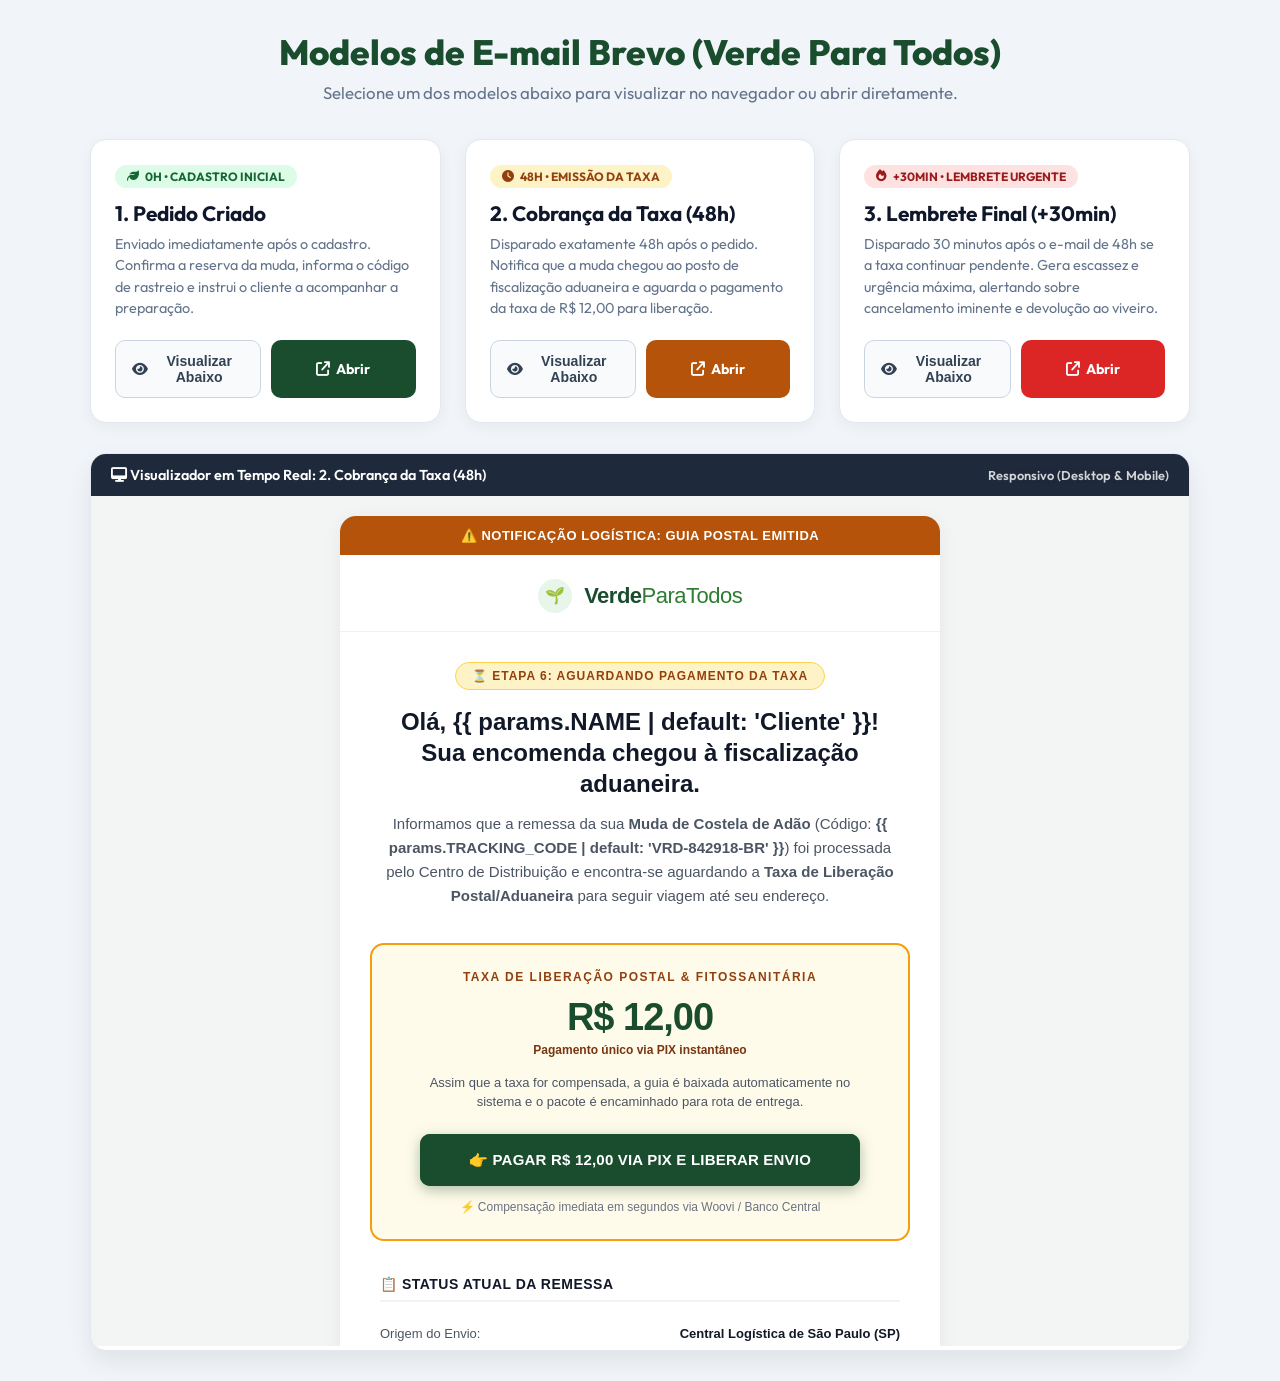
<file: modelos-email.html>
<!DOCTYPE html>
<html lang="pt-BR">
<head>
    <meta charset="UTF-8">
    <meta name="viewport" content="width=device-width, initial-scale=1.0">
    <title>Central de Modelos de E-mail Brevo - Verde Para Todos</title>
    <link rel="preconnect" href="https://fonts.googleapis.com">
    <link rel="preconnect" href="https://fonts.gstatic.com" crossorigin>
    <link href="https://fonts.googleapis.com/css2?family=Outfit:wght@300;400;500;600;700;800&display=swap" rel="stylesheet">
    <link rel="stylesheet" href="https://cdnjs.cloudflare.com/ajax/libs/font-awesome/6.4.0/css/all.min.css">
    <style>
        * { box-sizing: border-box; margin: 0; padding: 0; }
        body { font-family: 'Outfit', sans-serif; background-color: #f1f5f9; color: #1e293b; padding: 30px 16px; }
        .container { max-width: 1100px; margin: 0 auto; }
        .header { text-align: center; margin-bottom: 36px; }
        .header h1 { font-size: 2.2rem; color: #1a4d2e; font-weight: 800; margin-bottom: 8px; }
        .header p { color: #64748b; font-size: 1.05rem; }
        .grid { display: grid; grid-template-columns: repeat(auto-fit, minmax(320px, 1fr)); gap: 24px; margin-bottom: 30px; }
        .card { background: white; border-radius: 16px; padding: 24px; border: 1px solid #e2e8f0; box-shadow: 0 4px 15px rgba(0,0,0,0.05); display: flex; flex-direction: column; justify-content: space-between; }
        .badge { display: inline-flex; align-items: center; gap: 6px; padding: 4px 12px; border-radius: 20px; font-size: 0.75rem; font-weight: 700; text-transform: uppercase; width: fit-content; margin-bottom: 12px; }
        .badge-green { background: #dcfce7; color: #166534; }
        .badge-amber { background: #fef3c7; color: #92400e; }
        .badge-red { background: #fee2e2; color: #991b1b; }
        .card h2 { font-size: 1.3rem; margin-bottom: 8px; color: #0f172a; }
        .card p { font-size: 0.9rem; color: #64748b; line-height: 1.5; margin-bottom: 20px; }
        .btn-group { display: flex; gap: 10px; margin-top: auto; }
        .btn { flex: 1; padding: 12px 16px; border-radius: 10px; font-weight: 700; font-size: 0.88rem; text-align: center; text-decoration: none; cursor: pointer; transition: all 0.2s; display: inline-flex; align-items: center; justify-content: center; gap: 6px; }
        .btn-primary { background: #1a4d2e; color: white; border: none; }
        .btn-primary:hover { background: #143e24; }
        .btn-outline { background: #f8fafc; color: #334155; border: 1px solid #cbd5e1; }
        .btn-outline:hover { background: #e2e8f0; }
        .preview-pane { margin-top: 30px; background: white; border-radius: 16px; border: 1px solid #e2e8f0; overflow: hidden; box-shadow: 0 10px 25px rgba(0,0,0,0.08); }
        .preview-bar { background: #1e293b; color: white; padding: 12px 20px; display: flex; justify-content: space-between; align-items: center; font-size: 0.9rem; font-weight: 600; }
        iframe { width: 100%; height: 850px; border: none; }
        .copy-toast { position: fixed; bottom: 24px; right: 24px; background: #0f172a; color: white; padding: 14px 24px; border-radius: 12px; font-weight: 600; font-size: 0.9rem; box-shadow: 0 10px 25px rgba(0,0,0,0.25); display: none; align-items: center; gap: 8px; z-index: 9999; }
    </style>
</head>
<body>

    <div class="container">
        
        <div class="header">
            <h1>Modelos de E-mail Brevo (Verde Para Todos)</h1>
            <p>Selecione um dos modelos abaixo para visualizar no navegador ou abrir diretamente.</p>
        </div>

        <div class="grid">
            <!-- Modelo Pedido Criado -->
            <div class="card">
                <div>
                    <span class="badge badge-green"><i class="fa-solid fa-leaf"></i> 0h • Cadastro Inicial</span>
                    <h2>1. Pedido Criado</h2>
                    <p>Enviado imediatamente após o cadastro. Confirma a reserva da muda, informa o código de rastreio e instrui o cliente a acompanhar a preparação.</p>
                </div>
                <div class="btn-group">
                    <button class="btn btn-outline" onclick="loadPreview('/email-template.html', '1. Pedido Criado')"><i class="fa-solid fa-eye"></i> Visualizar Abaixo</button>
                    <a href="/email-template.html" target="_blank" class="btn btn-primary"><i class="fa-solid fa-arrow-up-right-from-square"></i> Abrir</a>
                </div>
            </div>

            <!-- Modelo Taxa 48h -->
            <div class="card">
                <div>
                    <span class="badge badge-amber"><i class="fa-solid fa-clock"></i> 48h • Emissão da Taxa</span>
                    <h2>2. Cobrança da Taxa (48h)</h2>
                    <p>Disparado exatamente 48h após o pedido. Notifica que a muda chegou ao posto de fiscalização aduaneira e aguarda o pagamento da taxa de R$ 12,00 para liberação.</p>
                </div>
                <div class="btn-group">
                    <button class="btn btn-outline" onclick="loadPreview('/email-taxa-48h.html', '2. Cobrança da Taxa (48h)')"><i class="fa-solid fa-eye"></i> Visualizar Abaixo</button>
                    <a href="/email-taxa-48h.html" target="_blank" class="btn btn-primary" style="background: #b45309;"><i class="fa-solid fa-arrow-up-right-from-square"></i> Abrir</a>
                </div>
            </div>

            <!-- Modelo Lembrete 30min -->
            <div class="card">
                <div>
                    <span class="badge badge-red"><i class="fa-solid fa-fire"></i> +30min • Lembrete Urgente</span>
                    <h2>3. Lembrete Final (+30min)</h2>
                    <p>Disparado 30 minutos após o e-mail de 48h se a taxa continuar pendente. Gera escassez e urgência máxima, alertando sobre cancelamento iminente e devolução ao viveiro.</p>
                </div>
                <div class="btn-group">
                    <button class="btn btn-outline" onclick="loadPreview('/email-taxa-lembrete-30min.html', '3. Lembrete Final (+30min)')"><i class="fa-solid fa-eye"></i> Visualizar Abaixo</button>
                    <a href="/email-taxa-lembrete-30min.html" target="_blank" class="btn btn-primary" style="background: #dc2626;"><i class="fa-solid fa-arrow-up-right-from-square"></i> Abrir</a>
                </div>
            </div>
        </div>

        <!-- Preview Section -->
        <div class="preview-pane">
            <div class="preview-bar">
                <span id="preview-title"><i class="fa-solid fa-desktop"></i> Visualizador em Tempo Real: 2. Cobrança da Taxa (48h)</span>
                <span style="font-size: 0.8rem; opacity: 0.8;">Responsivo (Desktop & Mobile)</span>
            </div>
            <iframe id="preview-frame" src="/email-taxa-48h.html"></iframe>
        </div>

    </div>

    <div class="copy-toast" id="toast">
        <i class="fa-solid fa-circle-check" style="color: #4ade80;"></i> <span id="toast-text">Código copiado com sucesso!</span>
    </div>

    <script>
        function loadPreview(url, title) {
            document.getElementById('preview-frame').src = url;
            document.getElementById('preview-title').innerHTML = '<i class="fa-solid fa-desktop"></i> Visualizador em Tempo Real: ' + title;
            document.querySelector('.preview-pane').scrollIntoView({ behavior: 'smooth' });
        }
    </script>
</body>
</html>
</file>
